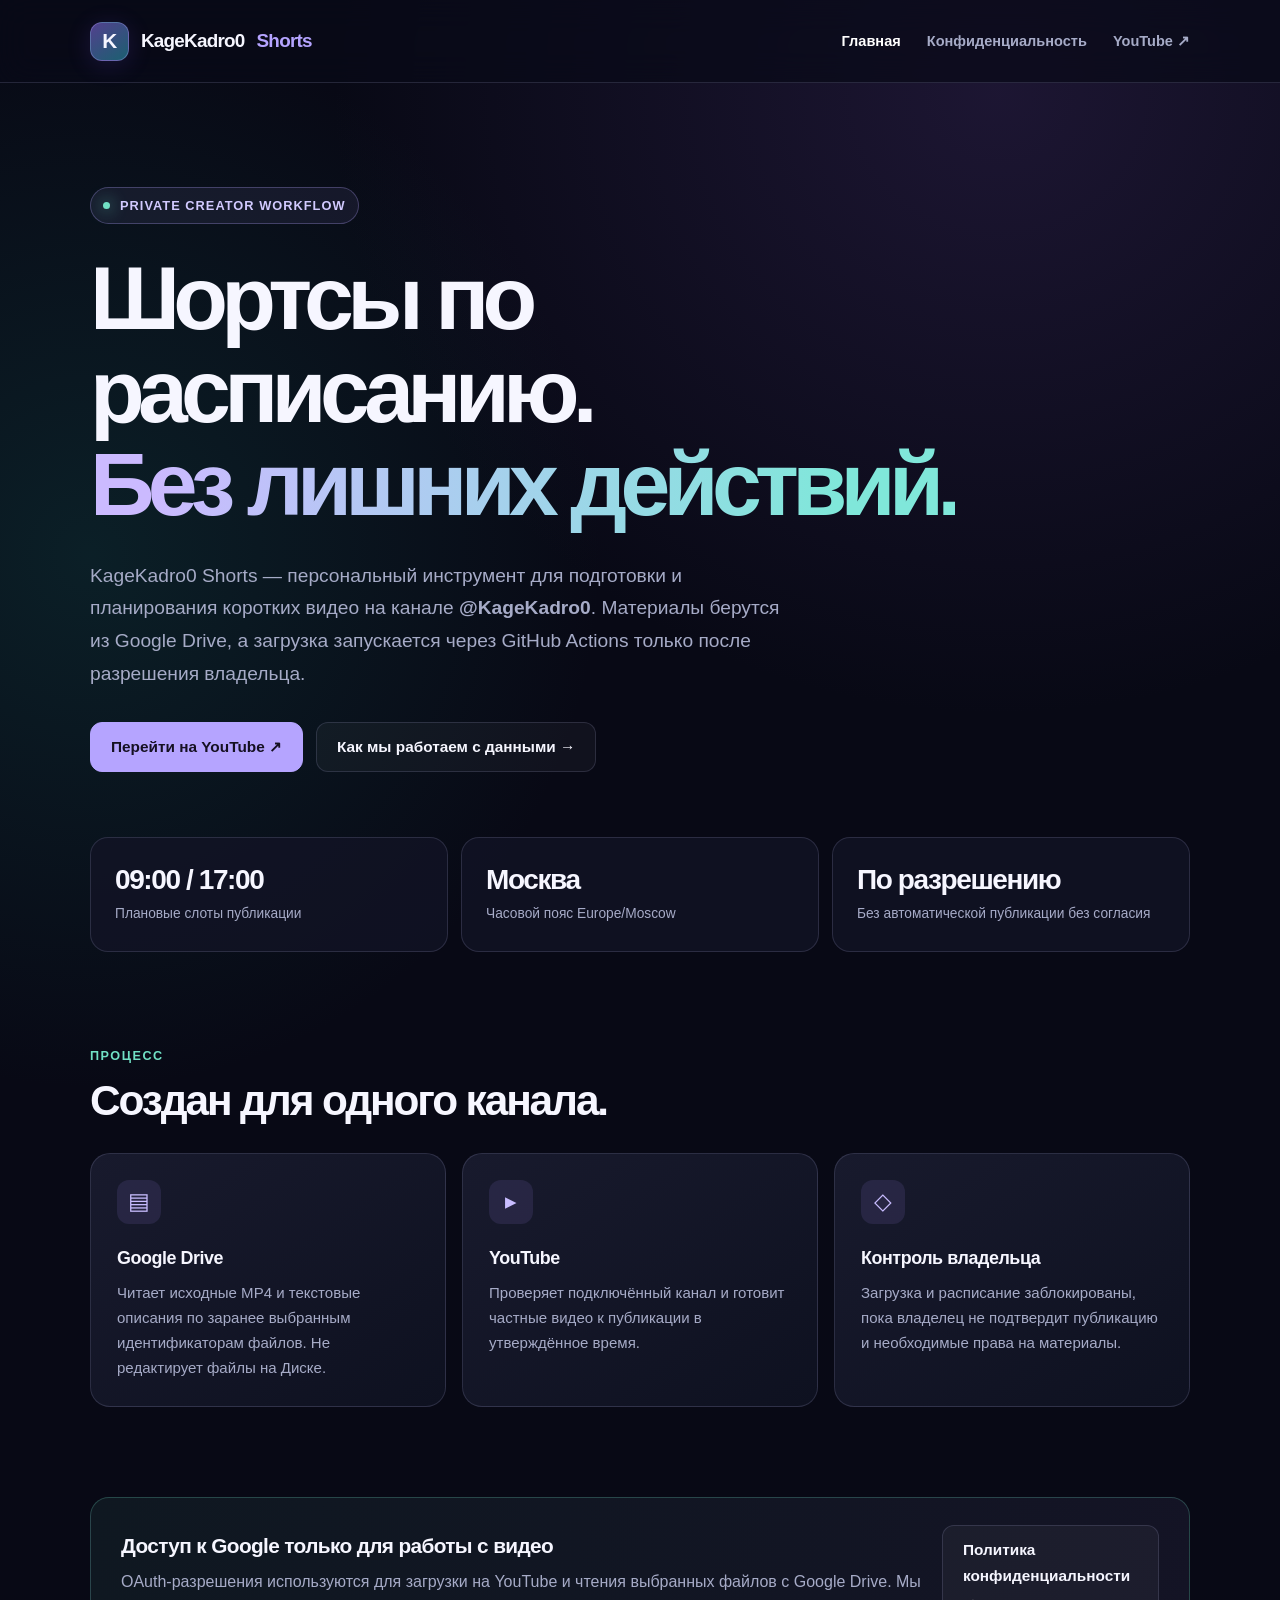
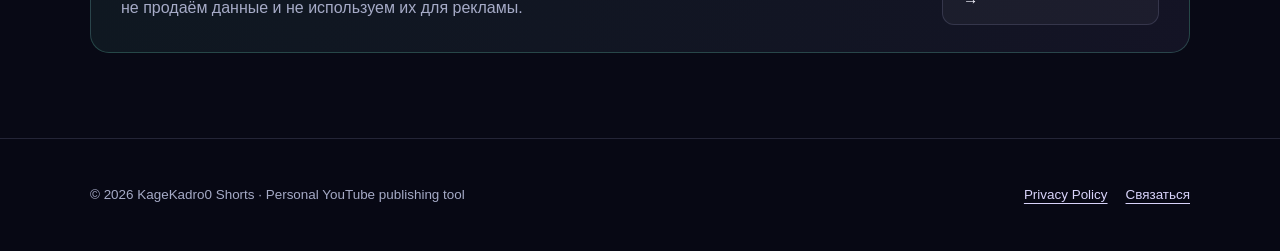
<file: index.html>
<!doctype html>
<html lang="ru">
<head>
  <meta charset="utf-8">
  <meta name="viewport" content="width=device-width,initial-scale=1">
  <meta name="description" content="KageKadro0 Shorts — персональный инструмент планирования публикаций YouTube Shorts с Google Drive и GitHub Actions.">
  <meta name="theme-color" content="#080915">
  <title>KageKadro0 Shorts — YouTube Shorts AutoPublisher</title>
  <link rel="stylesheet" href="./styles.css">
</head>
<body>
<a class="skip" href="#main">К содержанию</a>
<header><div class="shell top">
  <a class="brand" href="./" aria-label="KageKadro0 Shorts — главная"><span class="brandmark" aria-hidden="true">K</span>KageKadro0 <span style="color:#b5a4ff">Shorts</span></a>
  <nav aria-label="Навигация"><a href="./" aria-current="page">Главная</a><a href="./privacy.html">Конфиденциальность</a><a href="https://www.youtube.com/@KageKadro0" rel="noopener noreferrer">YouTube ↗</a></nav>
</div></header>
<main id="main">
  <div class="shell hero">
    <span class="eyebrow"><span class="dot" aria-hidden="true"></span>Private creator workflow</span>
    <h1>Шортсы по расписанию.<br><span class="gradient">Без лишних действий.</span></h1>
    <p class="intro">KageKadro0 Shorts — персональный инструмент для подготовки и планирования коротких видео на канале <strong>@KageKadro0</strong>. Материалы берутся из Google Drive, а загрузка запускается через GitHub Actions только после разрешения владельца.</p>
    <div class="actions">
      <a class="button main" href="https://www.youtube.com/@KageKadro0" rel="noopener noreferrer">Перейти на YouTube ↗</a>
      <a class="button secondary" href="./privacy.html">Как мы работаем с данными →</a>
    </div>
    <div class="stats" aria-label="Параметры публикаций">
      <div class="stat"><div class="big">09:00 / 17:00</div><div class="hint">Плановые слоты публикации</div></div>
      <div class="stat"><div class="big">Москва</div><div class="hint">Часовой пояс Europe/Moscow</div></div>
      <div class="stat"><div class="big">По разрешению</div><div class="hint">Без автоматической публикации без согласия</div></div>
    </div>
  </div>
  <section class="shell features" aria-labelledby="features-title">
    <div class="section-label">Процесс</div>
    <h2 class="section-title" id="features-title">Создан для одного канала.</h2>
    <div class="cards">
      <article class="card"><span class="ico" aria-hidden="true">▤</span><h3>Google Drive</h3><p>Читает исходные MP4 и текстовые описания по заранее выбранным идентификаторам файлов. Не редактирует файлы на Диске.</p></article>
      <article class="card"><span class="ico" aria-hidden="true">▸</span><h3>YouTube</h3><p>Проверяет подключённый канал и готовит частные видео к публикации в утверждённое время.</p></article>
      <article class="card"><span class="ico" aria-hidden="true">◇</span><h3>Контроль владельца</h3><p>Загрузка и расписание заблокированы, пока владелец не подтвердит публикацию и необходимые права на материалы.</p></article>
    </div>
  </section>
  <section class="shell" aria-label="Безопасность данных">
    <div class="callout"><div><h2>Доступ к Google только для работы с видео</h2><p>OAuth-разрешения используются для загрузки на YouTube и чтения выбранных файлов с Google Drive. Мы не продаём данные и не используем их для рекламы.</p></div><a class="button secondary" href="./privacy.html">Политика конфиденциальности →</a></div>
  </section>
</main>
<footer><div class="shell foot"><span>© 2026 KageKadro0 Shorts · Personal YouTube publishing tool</span><div><a href="./privacy.html">Privacy Policy</a><a href="https://github.com/M3dw3D/kagekadro0-site/issues" rel="noopener noreferrer">Связаться</a></div></div></footer>
</body>
</html>
</file>
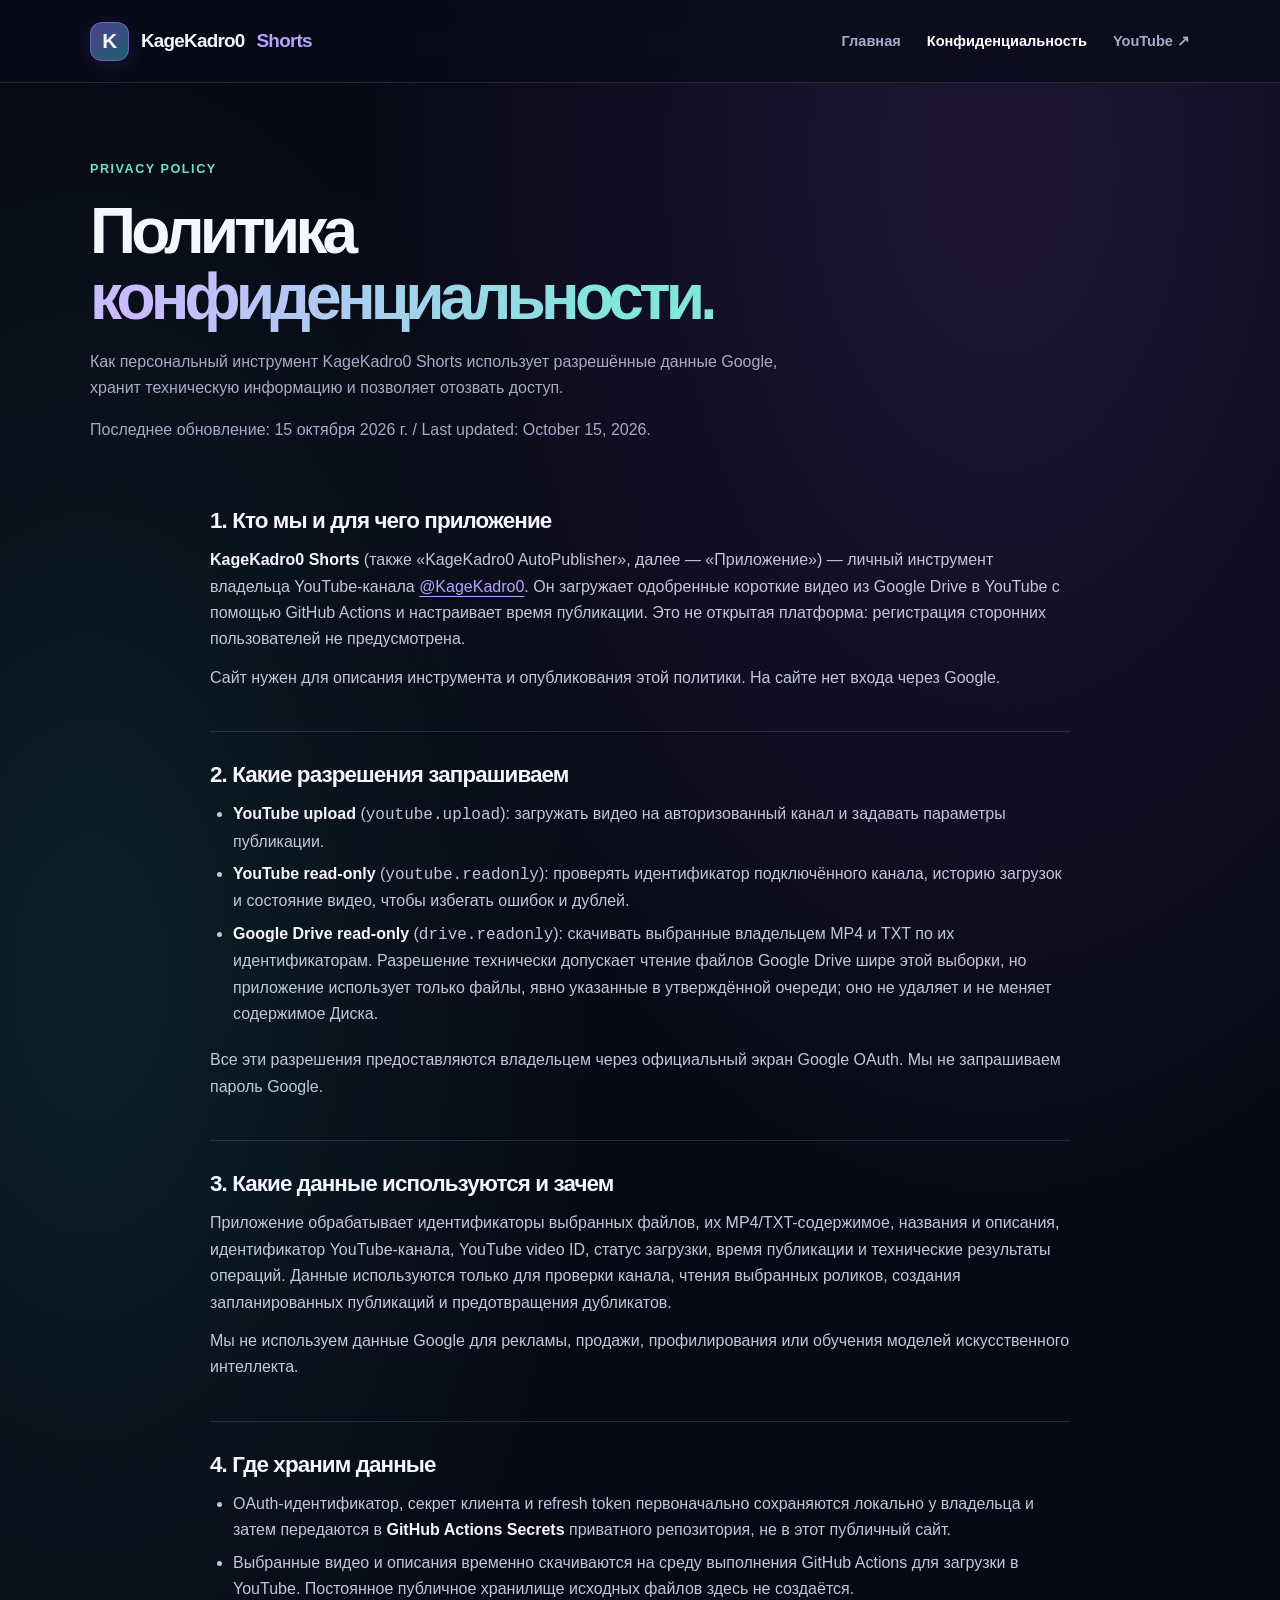
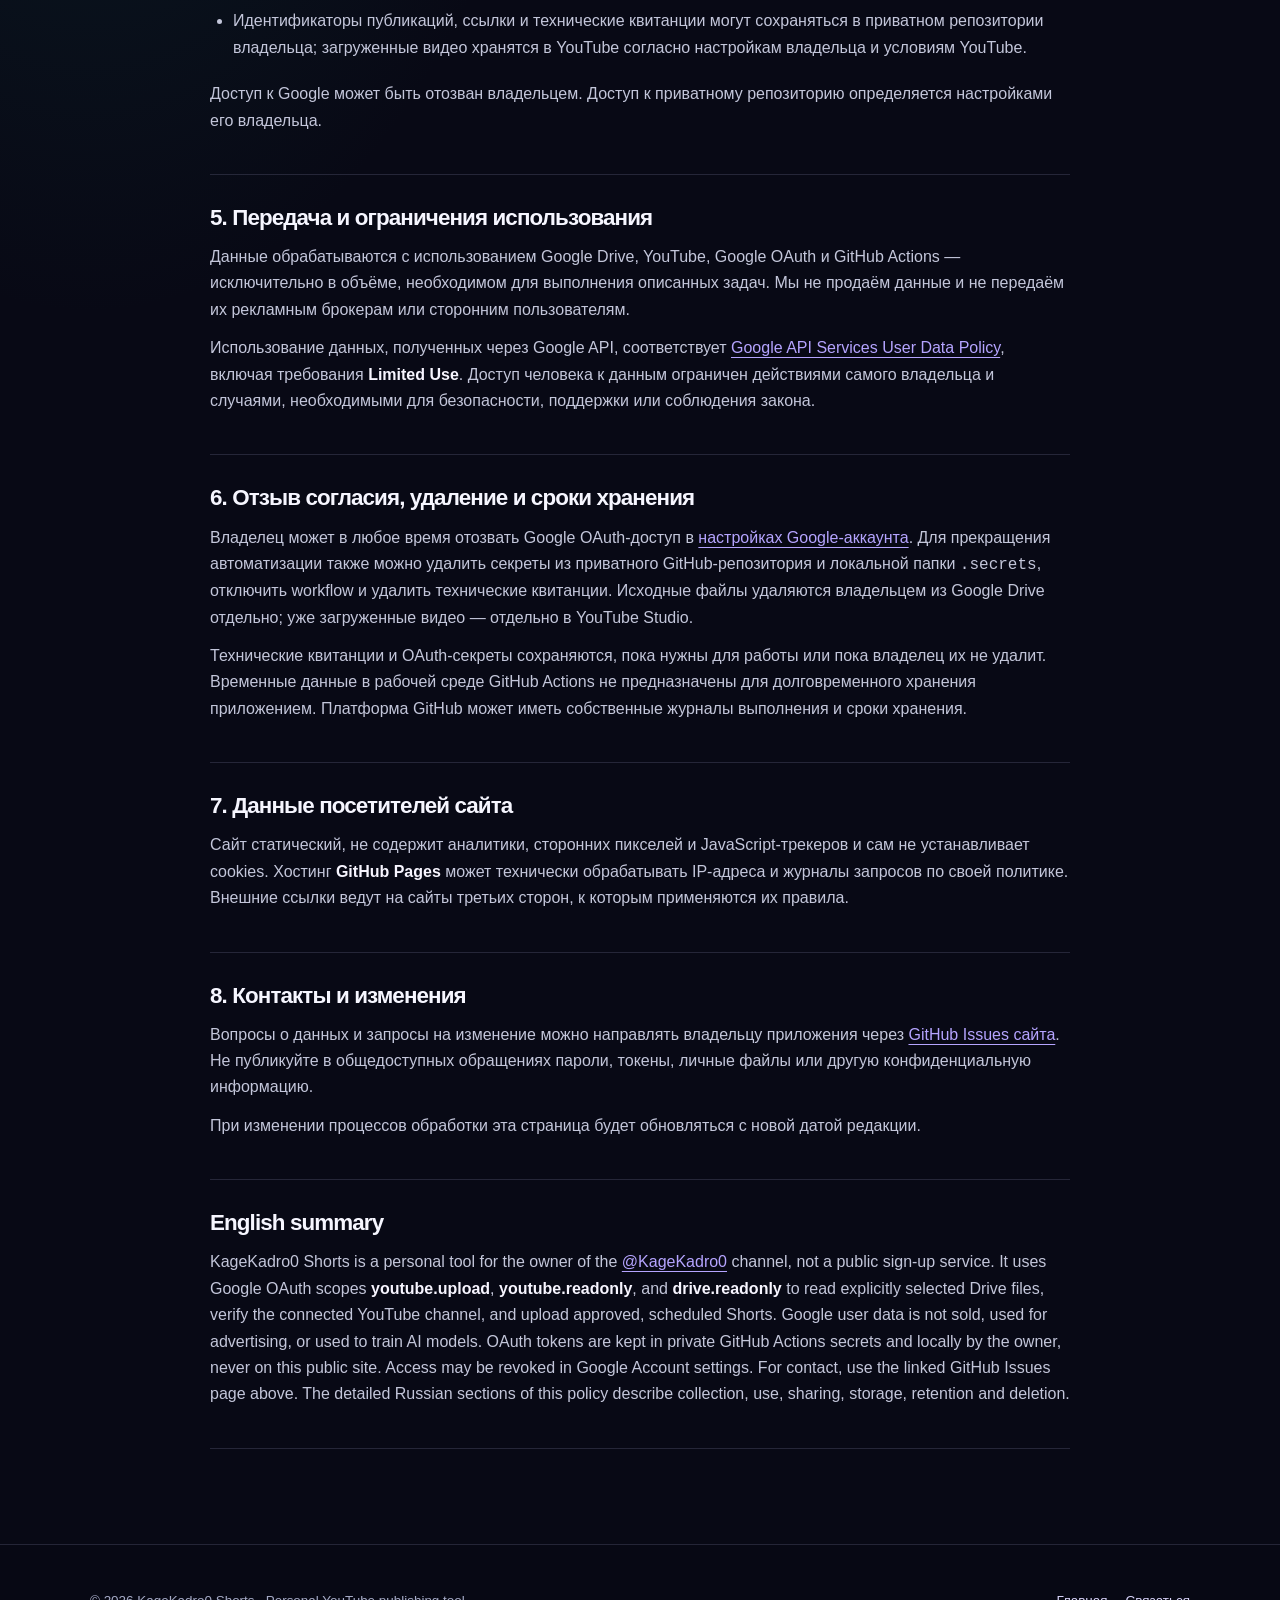
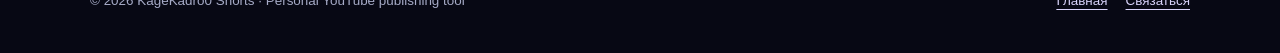
<file: privacy.html>
<!doctype html>
<html lang="ru">
<head>
  <meta charset="utf-8">
  <meta name="viewport" content="width=device-width,initial-scale=1">
  <meta name="description" content="Политика конфиденциальности приложения KageKadro0 Shorts — доступ Google Drive и YouTube OAuth, хранение и удаление данных.">
  <meta name="theme-color" content="#080915">
  <title>Политика конфиденциальности — KageKadro0 Shorts</title>
  <link rel="stylesheet" href="./styles.css">
</head>
<body>
<a class="skip" href="#main">К содержанию</a>
<header><div class="shell top">
  <a class="brand" href="./"><span class="brandmark" aria-hidden="true">K</span>KageKadro0 <span style="color:#b5a4ff">Shorts</span></a>
  <nav aria-label="Навигация"><a href="./">Главная</a><a href="./privacy.html" aria-current="page">Конфиденциальность</a><a href="https://www.youtube.com/@KageKadro0" rel="noopener noreferrer">YouTube ↗</a></nav>
</div></header>
<main id="main">
  <div class="shell page-head"><div class="section-label">Privacy Policy</div><h1>Политика <span class="gradient">конфиденциальности.</span></h1><p>Как персональный инструмент KageKadro0 Shorts использует разрешённые данные Google, хранит техническую информацию и позволяет отозвать доступ.</p><p class="fineprint" style="margin-top:15px">Последнее обновление: 15 октября 2026 г. / Last updated: October 15, 2026.</p></div>
  <div class="shell policy">
    <section class="block"><h2>1. Кто мы и для чего приложение</h2>
      <p><strong>KageKadro0 Shorts</strong> (также «KageKadro0 AutoPublisher», далее — «Приложение») — личный инструмент владельца YouTube-канала <a href="https://www.youtube.com/@KageKadro0">@KageKadro0</a>. Он загружает одобренные короткие видео из Google Drive в YouTube с помощью GitHub Actions и настраивает время публикации. Это не открытая платформа: регистрация сторонних пользователей не предусмотрена.</p>
      <p>Сайт нужен для описания инструмента и опубликования этой политики. На сайте нет входа через Google.</p>
    </section>
    <section class="block"><h2>2. Какие разрешения запрашиваем</h2>
      <ul>
        <li><strong>YouTube upload</strong> (<code>youtube.upload</code>): загружать видео на авторизованный канал и задавать параметры публикации.</li>
        <li><strong>YouTube read-only</strong> (<code>youtube.readonly</code>): проверять идентификатор подключённого канала, историю загрузок и состояние видео, чтобы избегать ошибок и дублей.</li>
        <li><strong>Google Drive read-only</strong> (<code>drive.readonly</code>): скачивать выбранные владельцем MP4 и TXT по их идентификаторам. Разрешение технически допускает чтение файлов Google Drive шире этой выборки, но приложение использует только файлы, явно указанные в утверждённой очереди; оно не удаляет и не меняет содержимое Диска.</li>
      </ul>
      <p>Все эти разрешения предоставляются владельцем через официальный экран Google OAuth. Мы не запрашиваем пароль Google.</p>
    </section>
    <section class="block"><h2>3. Какие данные используются и зачем</h2>
      <p>Приложение обрабатывает идентификаторы выбранных файлов, их MP4/TXT-содержимое, названия и описания, идентификатор YouTube-канала, YouTube video ID, статус загрузки, время публикации и технические результаты операций. Данные используются только для проверки канала, чтения выбранных роликов, создания запланированных публикаций и предотвращения дубликатов.</p>
      <p>Мы не используем данные Google для рекламы, продажи, профилирования или обучения моделей искусственного интеллекта.</p>
    </section>
    <section class="block"><h2>4. Где храним данные</h2>
      <ul>
        <li>OAuth-идентификатор, секрет клиента и refresh token первоначально сохраняются локально у владельца и затем передаются в <strong>GitHub Actions Secrets</strong> приватного репозитория, не в этот публичный сайт.</li>
        <li>Выбранные видео и описания временно скачиваются на среду выполнения GitHub Actions для загрузки в YouTube. Постоянное публичное хранилище исходных файлов здесь не создаётся.</li>
        <li>Идентификаторы публикаций, ссылки и технические квитанции могут сохраняться в приватном репозитории владельца; загруженные видео хранятся в YouTube согласно настройкам владельца и условиям YouTube.</li>
      </ul>
      <p>Доступ к Google может быть отозван владельцем. Доступ к приватному репозиторию определяется настройками его владельца.</p>
    </section>
    <section class="block"><h2>5. Передача и ограничения использования</h2>
      <p>Данные обрабатываются с использованием Google Drive, YouTube, Google OAuth и GitHub Actions — исключительно в объёме, необходимом для выполнения описанных задач. Мы не продаём данные и не передаём их рекламным брокерам или сторонним пользователям.</p>
      <p>Использование данных, полученных через Google API, соответствует <a href="https://developers.google.com/terms/api-services-user-data-policy" rel="noopener noreferrer">Google API Services User Data Policy</a>, включая требования <strong>Limited Use</strong>. Доступ человека к данным ограничен действиями самого владельца и случаями, необходимыми для безопасности, поддержки или соблюдения закона.</p>
    </section>
    <section class="block"><h2>6. Отзыв согласия, удаление и сроки хранения</h2>
      <p>Владелец может в любое время отозвать Google OAuth-доступ в <a href="https://myaccount.google.com/connections" rel="noopener noreferrer">настройках Google-аккаунта</a>. Для прекращения автоматизации также можно удалить секреты из приватного GitHub-репозитория и локальной папки <code>.secrets</code>, отключить workflow и удалить технические квитанции. Исходные файлы удаляются владельцем из Google Drive отдельно; уже загруженные видео — отдельно в YouTube Studio.</p>
      <p>Технические квитанции и OAuth-секреты сохраняются, пока нужны для работы или пока владелец их не удалит. Временные данные в рабочей среде GitHub Actions не предназначены для долговременного хранения приложением. Платформа GitHub может иметь собственные журналы выполнения и сроки хранения.</p>
    </section>
    <section class="block"><h2>7. Данные посетителей сайта</h2>
      <p>Сайт статический, не содержит аналитики, сторонних пикселей и JavaScript-трекеров и сам не устанавливает cookies. Хостинг <strong>GitHub Pages</strong> может технически обрабатывать IP-адреса и журналы запросов по своей политике. Внешние ссылки ведут на сайты третьих сторон, к которым применяются их правила.</p>
    </section>
    <section class="block"><h2>8. Контакты и изменения</h2>
      <p>Вопросы о данных и запросы на изменение можно направлять владельцу приложения через <a href="https://github.com/M3dw3D/kagekadro0-site/issues" rel="noopener noreferrer">GitHub Issues сайта</a>. Не публикуйте в общедоступных обращениях пароли, токены, личные файлы или другую конфиденциальную информацию.</p>
      <p>При изменении процессов обработки эта страница будет обновляться с новой датой редакции.</p>
    </section>
    <section class="block"><h2>English summary</h2>
      <p>KageKadro0 Shorts is a personal tool for the owner of the <a href="https://www.youtube.com/@KageKadro0">@KageKadro0</a> channel, not a public sign-up service. It uses Google OAuth scopes <strong>youtube.upload</strong>, <strong>youtube.readonly</strong>, and <strong>drive.readonly</strong> to read explicitly selected Drive files, verify the connected YouTube channel, and upload approved, scheduled Shorts. Google user data is not sold, used for advertising, or used to train AI models. OAuth tokens are kept in private GitHub Actions secrets and locally by the owner, never on this public site. Access may be revoked in Google Account settings. For contact, use the linked GitHub Issues page above. The detailed Russian sections of this policy describe collection, use, sharing, storage, retention and deletion.</p>
    </section>
  </div>
</main>
<footer><div class="shell foot"><span>© 2026 KageKadro0 Shorts · Personal YouTube publishing tool</span><div><a href="./">Главная</a><a href="https://github.com/M3dw3D/kagekadro0-site/issues" rel="noopener noreferrer">Связаться</a></div></div></footer>
</body>
</html>
</file>
<file: styles.css>
/* KageKadro0 Shorts — public informational site. No trackers, remote fonts, or scripts. */
:root{color-scheme:dark;--bg:#080915;--panel:#111324;--panel2:#171a30;--text:#f6f6ff;--muted:#a6abc7;--line:rgba(186,184,235,.16);--a:#b5a4ff;--b:#71e1c5;--max:1100px}
*{box-sizing:border-box}html{scroll-behavior:smooth}body{margin:0;min-height:100vh;background:radial-gradient(ellipse 65% 42% at 78% 5%,#34245477 0,transparent 80%),radial-gradient(ellipse 50% 36% at 7% 30%,#114c4b55 0,transparent 80%),var(--bg);color:var(--text);font:16px/1.65 -apple-system,BlinkMacSystemFont,"Segoe UI",Roboto,Arial,sans-serif}
a{color:inherit;text-underline-offset:4px}a:hover{color:var(--b)}a:focus-visible{outline:2px solid var(--b);outline-offset:4px;border-radius:3px}
.shell{width:min(var(--max),calc(100% - 40px));margin-inline:auto}
header{border-bottom:1px solid var(--line);background:#090b18b8;backdrop-filter:blur(16px)}
.top{min-height:82px;display:flex;align-items:center;justify-content:space-between;gap:18px}
.brand{display:flex;align-items:center;gap:12px;text-decoration:none;font-weight:800;letter-spacing:-.04em;font-size:1.18rem}
.brandmark{width:39px;height:39px;display:grid;place-items:center;border:1px solid #b5a4ff55;border-radius:12px;background:linear-gradient(145deg,#52408e,#1b6070);box-shadow:0 4px 24px #8156ff29;font-size:1.3rem}
nav{display:flex;gap:26px;flex-wrap:wrap;align-items:center}nav a{color:var(--muted);text-decoration:none;font-size:.91rem;font-weight:600}nav a[aria-current="page"]{color:#fff}
.hero{padding:104px 0 82px;position:relative;overflow:hidden}.eyebrow{display:inline-flex;align-items:center;gap:10px;border:1px solid #b5a4ff49;background:#b5a4ff14;padding:7px 12px;border-radius:999px;font-size:.8rem;letter-spacing:.08em;font-weight:700;text-transform:uppercase;color:#d2caff}.dot{width:7px;height:7px;background:var(--b);border-radius:50%;box-shadow:0 0 16px var(--b)}
h1{font-size:clamp(2.9rem,7vw,6.2rem);line-height:1.04;letter-spacing:-.075em;margin:28px 0;max-width:920px}h1 .gradient{background:linear-gradient(95deg,#cbbaff 8%,#80e7da 86%);background-clip:text;-webkit-background-clip:text;color:transparent}
.intro{font-size:clamp(1.05rem,1.5vw,1.23rem);line-height:1.7;color:var(--muted);max-width:690px;margin:0 0 32px}
.actions{display:flex;gap:13px;flex-wrap:wrap}.button{min-height:47px;display:inline-flex;align-items:center;justify-content:center;gap:10px;padding:11px 20px;border:1px solid var(--line);border-radius:12px;text-decoration:none;font-size:.96rem;font-weight:700}.button.main{background:var(--a);border-color:var(--a);color:#151022}.button.main:hover{background:#cec1ff;color:#151022}.button.secondary{background:#ffffff0a}.button.secondary:hover{background:#ffffff19;color:#fff}
.stats{display:grid;grid-template-columns:repeat(3,minmax(0,1fr));gap:13px;margin-top:65px}.stat{border:1px solid var(--line);border-radius:18px;background:#131426c4;padding:25px 24px}.stat .big{font-weight:800;font-size:1.75rem;letter-spacing:-.05em;line-height:1.2}.stat .hint{font-size:.86rem;color:var(--muted);margin-top:7px}
section.features{padding:12px 0 90px}.section-label{text-transform:uppercase;color:var(--b);font-size:.79rem;font-weight:800;letter-spacing:.12em}.section-title{font-size:clamp(1.7rem,3.5vw,2.65rem);letter-spacing:-.05em;line-height:1.13;margin:10px 0 28px}
.cards{display:grid;grid-template-columns:repeat(3,minmax(0,1fr));gap:16px}.card{padding:26px;border:1px solid var(--line);border-radius:20px;background:linear-gradient(145deg,#181a2d,#0e1120)}.card .ico{display:grid;place-items:center;width:44px;height:44px;border-radius:12px;background:#a88cff1d;color:#c9bdff;font-size:1.45rem}.card h3{font-size:1.12rem;letter-spacing:-.025em;margin:20px 0 8px}.card p{color:var(--muted);font-size:.94rem;margin:0}
.callout{padding:27px 30px;display:flex;align-items:center;justify-content:space-between;gap:20px;border-radius:19px;border:1px solid #71e1c53d;background:linear-gradient(100deg,#71e1c512,#b5a4ff12);margin-bottom:85px}.callout p{color:var(--muted);margin:5px 0 0}.callout h2{margin:0;font-size:1.3rem;letter-spacing:-.03em}
footer{border-top:1px solid var(--line);background:#080914d9}.foot{min-height:112px;display:flex;align-items:center;justify-content:space-between;flex-wrap:wrap;gap:20px;color:var(--muted);font-size:.84rem}.foot a{color:#d8d3fa;margin-left:18px}
.page-head{padding:76px 0 35px}.page-head h1{font-size:clamp(2.5rem,5vw,4.2rem);max-width:850px;margin:18px 0}.page-head p{max-width:735px;color:var(--muted);margin:0}
.policy{max-width:860px;padding-bottom:95px}.policy .block{padding:28px 0;border-bottom:1px solid var(--line)}.policy h2{font-size:1.4rem;letter-spacing:-.04em;line-height:1.3;margin:0 0 12px}.policy p,.policy li{color:#c3c6da}.policy p{margin:0 0 12px}.policy ul{padding-left:23px;margin:8px 0 14px}.policy li{padding-bottom:6px}.policy strong{color:#f7f5ff}.policy a{color:var(--a)}.policy .fineprint{font-size:.88rem;color:var(--muted)}.skip{position:absolute;left:-999px;top:10px;background:#fff;color:#111;padding:10px}.skip:focus{left:10px;z-index:99}
@media(max-width:720px){.top{padding:13px 0;align-items:flex-start;flex-direction:column;gap:11px}nav{gap:14px}.hero{padding:66px 0 62px}.stats,.cards{grid-template-columns:1fr}.stats{margin-top:44px}.callout{flex-direction:column;align-items:flex-start}.foot{padding:24px 0}.foot a{margin:0 18px 0 0}}
</file>
